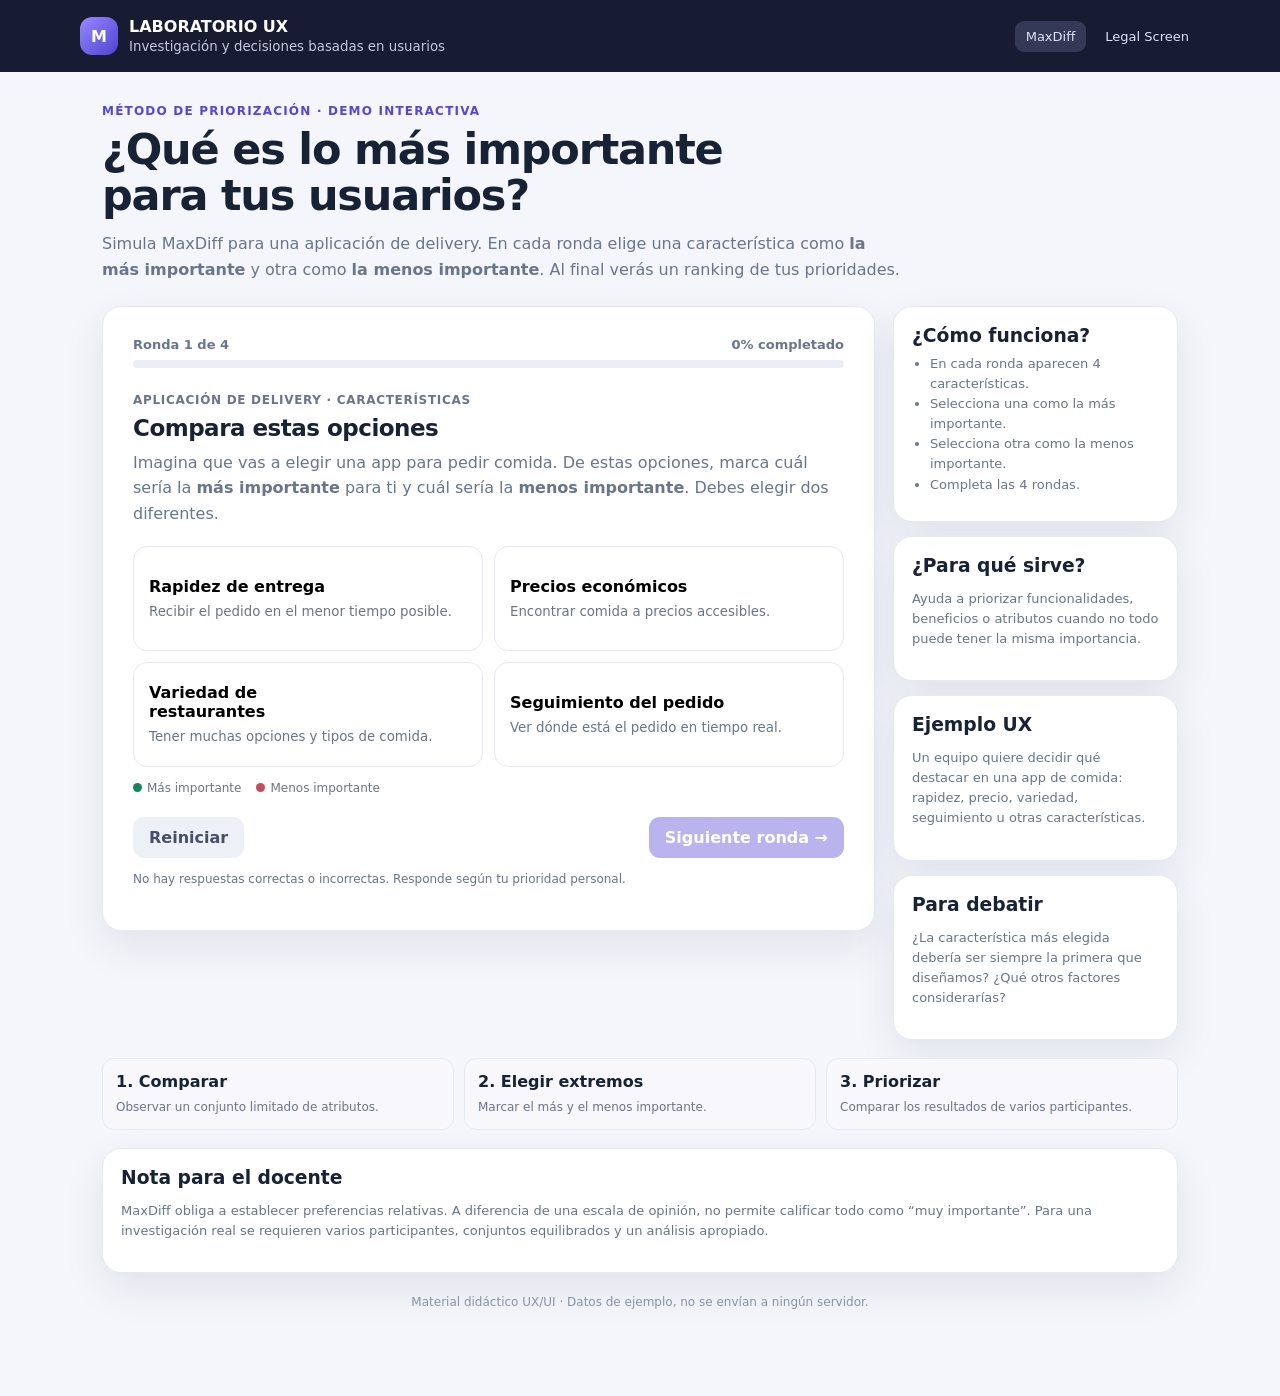
<file: index.html>
<!doctype html><html lang="es"><head><meta charset="utf-8"><meta name="viewport" content="width=device-width,initial-scale=1"><title>MaxDiff | Laboratorio UX</title><link rel="stylesheet" href="css/styles.css"></head><body>
<header class="top"><div class="brand"><div class="logo">M</div><div>LABORATORIO UX<br><small>Investigación y decisiones basadas en usuarios</small></div></div><nav class="nav"><a class="active" href="index.html">MaxDiff</a><a href="legal-screen.html">Legal Screen</a></nav></header>
<main class="wrap"><section class="hero"><div class="eyebrow">Método de priorización · Demo interactiva</div><h1>¿Qué es lo más importante<br>para tus usuarios?</h1><p class="lead">Simula MaxDiff para una aplicación de delivery. En cada ronda elige una característica como <b>la más importante</b> y otra como <b>la menos importante</b>. Al final verás un ranking de tus prioridades.</p></section>
<div class="layout"><section class="panel">
<div id="exercise"><div class="progress-head"><span id="round">Ronda 1 de 4</span><span id="percent">0% completado</span></div><div class="track"><div class="bar" id="bar"></div></div><div class="kicker">APLICACIÓN DE DELIVERY · CARACTERÍSTICAS</div><h2>Compara estas opciones</h2><p class="instruction">Imagina que vas a elegir una app para pedir comida. De estas opciones, marca cuál sería la <b>más importante</b> para ti y cuál sería la <b>menos importante</b>. Debes elegir dos diferentes.</p><div class="options" id="cards"></div><div class="legend"><span><i class="dot" style="background:#16845b"></i>Más importante</span><span><i class="dot" style="background:#c44c58"></i>Menos importante</span></div><div class="actions"><button class="btn secondary" id="reset">Reiniciar</button><button class="btn primary" id="next" disabled>Siguiente ronda →</button></div><p class="note">No hay respuestas correctas o incorrectas. Responde según tu prioridad personal.</p></div>
<div id="results" class="hidden"><div class="eyebrow">Resultado del participante</div><h2>Tu mapa de prioridades</h2><p class="instruction">Puntaje didáctico: veces elegido “más importante” menos veces elegido “menos importante”. Un valor mayor indica mayor prioridad relativa en este ejercicio.</p><div class="ranklist" id="ranking"></div><div class="callout" id="insight"></div><h3>¿Cómo se interpreta?</h3><p class="instruction">MaxDiff significa Maximum Difference Scaling (escalamiento de diferencia máxima). Presenta conjuntos de elementos y pide elegir el más y el menos importante. Al repetirlo con varias personas, se identifican prioridades relativas. Este ejemplo usa un conteo sencillo para enseñar la mecánica; no es un modelo estadístico avanzado.</p><div class="actions"><button class="btn secondary" id="again">Volver a empezar</button><button class="btn primary" id="csv">Descargar resultados CSV ↓</button></div></div>
</section><aside class="side"><div class="sidecard"><h3>¿Cómo funciona?</h3><ul><li>En cada ronda aparecen 4 características.</li><li>Selecciona una como la más importante.</li><li>Selecciona otra como la menos importante.</li><li>Completa las 4 rondas.</li></ul></div><div class="sidecard"><h3>¿Para qué sirve?</h3><p>Ayuda a priorizar funcionalidades, beneficios o atributos cuando no todo puede tener la misma importancia.</p></div><div class="sidecard"><h3>Ejemplo UX</h3><p>Un equipo quiere decidir qué destacar en una app de comida: rapidez, precio, variedad, seguimiento u otras características.</p></div><div class="sidecard"><h3>Para debatir</h3><p>¿La característica más elegida debería ser siempre la primera que diseñamos? ¿Qué otros factores considerarías?</p></div></aside></div>
<div class="stepgrid"><div class="step"><b>1. Comparar</b><span>Observar un conjunto limitado de atributos.</span></div><div class="step"><b>2. Elegir extremos</b><span>Marcar el más y el menos importante.</span></div><div class="step"><b>3. Priorizar</b><span>Comparar los resultados de varios participantes.</span></div></div><div class="sidecard"><h3>Nota para el docente</h3><p>MaxDiff obliga a establecer preferencias relativas. A diferencia de una escala de opinión, no permite calificar todo como “muy importante”. Para una investigación real se requieren varios participantes, conjuntos equilibrados y un análisis apropiado.</p></div><div class="footer">Material didáctico UX/UI · Datos de ejemplo, no se envían a ningún servidor.</div></main><script src="js/maxdiff.js"></script></body></html>
</file>
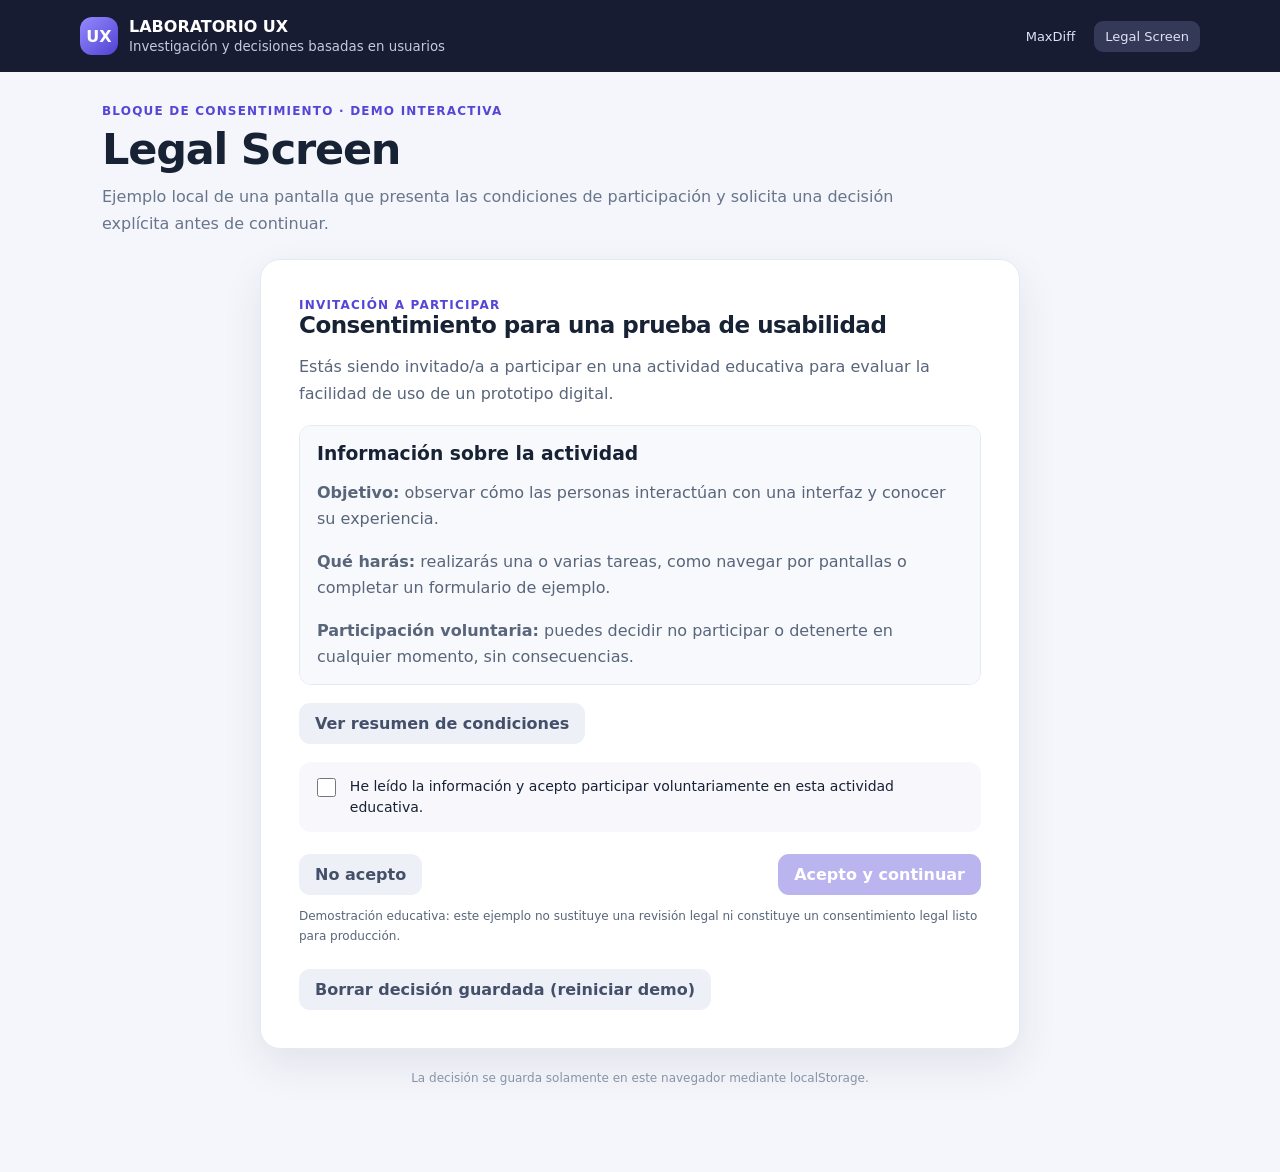
<file: legal-screen.html>
<!doctype html><html lang="es"><head><meta charset="utf-8"><meta name="viewport" content="width=device-width,initial-scale=1"><title>Legal Screen | Laboratorio UX</title><link rel="stylesheet" href="css/styles.css"></head><body>
<header class="top"><div class="brand"><div class="logo">UX</div><div>LABORATORIO UX<br><small>Investigación y decisiones basadas en usuarios</small></div></div><nav class="nav"><a href="index.html">MaxDiff</a><a class="active" href="legal-screen.html">Legal Screen</a></nav></header>
<main class="wrap"><section class="hero"><div class="eyebrow">Bloque de consentimiento · Demo interactiva</div><h1>Legal Screen</h1><p class="lead">Ejemplo local de una pantalla que presenta las condiciones de participación y solicita una decisión explícita antes de continuar.</p></section>
<section class="legalbox"><div class="eyebrow">INVITACIÓN A PARTICIPAR</div><h2>Consentimiento para una prueba de usabilidad</h2><p>Estás siendo invitado/a a participar en una actividad educativa para evaluar la facilidad de uso de un prototipo digital.</p>
<div class="legaltext"><h3>Información sobre la actividad</h3><p><b>Objetivo:</b> observar cómo las personas interactúan con una interfaz y conocer su experiencia.</p><p><b>Qué harás:</b> realizarás una o varias tareas, como navegar por pantallas o completar un formulario de ejemplo.</p><p><b>Participación voluntaria:</b> puedes decidir no participar o detenerte en cualquier momento, sin consecuencias.</p><p><b>Datos:</b> esta demostración registra únicamente tu decisión (aceptar o rechazar) y la fecha/hora en el almacenamiento local de este navegador. No envía información a un servidor.</p><p><b>Grabaciones:</b> esta demo no graba audio, video ni pantalla. En una investigación real, cualquier grabación debe explicarse y solicitar autorización específica.</p><p><b>Uso educativo:</b> los resultados se utilizan para aprender sobre investigación UX y mejorar el prototipo evaluado.</p></div>
<button class="btn secondary" id="showDetails">Ver resumen de condiciones</button>
<div class="checkrow"><input type="checkbox" id="consent"><label for="consent">He leído la información y acepto participar voluntariamente en esta actividad educativa.</label></div>
<div class="actions"><button class="btn secondary" id="decline">No acepto</button><button class="btn primary" id="accept" disabled>Acepto y continuar</button></div>
<div id="status" class="status" role="status" aria-live="polite"></div>
<p class="smallprint">Demostración educativa: este ejemplo no sustituye una revisión legal ni constituye un consentimiento legal listo para producción.</p>
<div class="actions"><button class="btn secondary" id="clear">Borrar decisión guardada (reiniciar demo)</button></div></section>
<div class="footer">La decisión se guarda solamente en este navegador mediante localStorage.</div></main>
<div class="modalback" id="details"><div class="modal"><h2>Resumen de condiciones</h2><p>Participación voluntaria · Puedes retirarte · No se realizan grabaciones en esta demo · La decisión se almacena localmente en este navegador.</p><div class="actions"><span></span><button class="btn primary" id="closeDetails">Entendido</button></div></div></div>
<script src="js/legal.js"></script></body></html>
</file>
<file: css/styles.css>
:root{--bg:#f4f6fb;--card:#fff;--ink:#182235;--muted:#68758b;--brand:#5546d7;--brand2:#7669f2;--line:#e5e9f2;--green:#16845b;--red:#c44c58;--shadow:0 16px 42px rgba(30,42,75,.09)}
*{box-sizing:border-box}body{margin:0;background:var(--bg);color:var(--ink);font-family:Inter,system-ui,-apple-system,"Segoe UI",sans-serif}button,input{font:inherit}button{cursor:pointer}.top{background:#171c32;color:#fff;padding:17px max(22px,calc((100% - 1120px)/2));display:flex;align-items:center;justify-content:space-between;gap:15px}.brand{display:flex;gap:11px;align-items:center;font-weight:850}.logo{width:38px;height:38px;border-radius:12px;background:linear-gradient(135deg,#948aff,#5142d2);display:grid;place-items:center;font-weight:900}.top small{color:#c5c9dc;font-weight:500}.nav{display:flex;gap:8px;flex-wrap:wrap}.nav a{color:#dfe2f5;text-decoration:none;font-size:13px;padding:8px 11px;border-radius:9px}.nav a.active,.nav a:hover{background:#343958}.wrap{max-width:1120px;margin:32px auto;padding:0 22px 55px}.hero{margin-bottom:22px}.eyebrow{color:var(--brand);font-size:12px;font-weight:850;letter-spacing:1.2px;text-transform:uppercase}h1{font-size:clamp(30px,4vw,43px);line-height:1.08;letter-spacing:-1.2px;margin:8px 0 12px}h2{font-size:23px;letter-spacing:-.5px;margin:0 0 9px}h3{margin:0 0 8px}.lead{max-width:800px;color:var(--muted);line-height:1.65;margin:0}.layout{display:grid;grid-template-columns:minmax(0,1fr) 285px;gap:18px;align-items:start}.panel,.sidecard{background:var(--card);border:1px solid var(--line);border-radius:19px;box-shadow:var(--shadow)}.panel{padding:clamp(19px,3vw,30px)}.side{display:grid;gap:14px}.sidecard{padding:18px}.sidecard p,.sidecard li{font-size:13px;line-height:1.55;color:var(--muted)}.sidecard ul{padding-left:18px;margin:8px 0}.progress-head{display:flex;justify-content:space-between;color:var(--muted);font-size:13px;font-weight:750;margin-bottom:8px}.track{height:8px;background:#eceef5;border-radius:20px;overflow:hidden;margin-bottom:25px}.bar{height:100%;background:linear-gradient(90deg,var(--brand),#a19aff);transition:width .25s}.kicker{font-size:12px;color:var(--muted);font-weight:850;letter-spacing:.7px;margin-bottom:8px}.instruction{color:var(--muted);line-height:1.6;margin:0 0 20px}.options{display:grid;grid-template-columns:1fr 1fr;gap:11px}.option{background:#fff;border:1.5px solid var(--line);border-radius:14px;padding:15px;text-align:left;min-height:105px;position:relative;transition:.15s}.option:hover{border-color:#aaa2ff;transform:translateY(-1px)}.option.best{background:#effaf5;border-color:var(--green);box-shadow:0 0 0 2px #d8f3e7}.option.worst{background:#fff3f3;border-color:var(--red);box-shadow:0 0 0 2px #f9dfe1}.option strong{display:block;margin:0 90px 7px 0}.option small{color:var(--muted);line-height:1.4;display:block}.tag{position:absolute;right:10px;top:10px;font-size:10px;font-weight:900}.best .tag{color:var(--green)}.worst .tag{color:var(--red)}.legend{display:flex;gap:15px;flex-wrap:wrap;color:var(--muted);font-size:12px;margin-top:14px}.dot{width:9px;height:9px;border-radius:50%;display:inline-block;margin-right:5px}.actions{display:flex;justify-content:space-between;gap:10px;margin-top:22px}.btn{border:0;border-radius:11px;padding:11px 16px;font-weight:800}.primary{background:var(--brand);color:white}.secondary{background:#eef0f7;color:#44506a}.btn:disabled{opacity:.4;cursor:not-allowed}.note{font-size:12px;color:var(--muted);line-height:1.5;margin-top:12px}.hidden{display:none!important}.callout{background:#f0efff;border:1px solid #e1deff;color:#3d367f;border-radius:13px;padding:14px;line-height:1.55;margin:15px 0}.ranklist{display:grid;gap:11px;margin:20px 0}.rankrow{display:grid;grid-template-columns:25px minmax(130px,1fr) minmax(90px,1.3fr) 45px;gap:9px;align-items:center}.rankname{font-size:13px;font-weight:750}.rankname small{display:block;color:var(--muted);font-weight:500}.ranktrack{height:11px;background:#edf0f6;border-radius:20px;overflow:hidden}.rankfill{height:100%;background:linear-gradient(90deg,#958aff,#5546d7);border-radius:20px}.score{text-align:right;font-weight:850}.stepgrid{display:grid;grid-template-columns:repeat(3,1fr);gap:10px;margin:18px 0}.step{padding:13px;background:#f7f7fc;border:1px solid var(--line);border-radius:12px}.step b{display:block;margin-bottom:5px}.step span{font-size:12px;color:var(--muted);line-height:1.4}.footer{text-align:center;color:#8992a5;font-size:12px;margin-top:22px}.legalbox{max-width:760px;margin:0 auto;background:white;border:1px solid var(--line);border-radius:20px;box-shadow:var(--shadow);padding:clamp(22px,4vw,38px)}.legalbox p,.legalbox li{color:#58657a;line-height:1.65}.legaltext{max-height:260px;overflow:auto;background:#f8f9fc;border:1px solid var(--line);padding:17px;border-radius:12px;margin:18px 0}.checkrow{display:flex;gap:11px;align-items:flex-start;margin:18px 0;padding:14px;background:#f7f7fc;border-radius:12px}.checkrow input{width:19px;height:19px;accent-color:var(--brand);margin-top:2px}.checkrow label{line-height:1.5;font-size:14px}.status{padding:14px;border-radius:12px;margin-top:16px;display:none;line-height:1.5}.status.ok{display:block;background:#effaf5;color:#126744;border:1px solid #cceedd}.status.no{display:block;background:#fff3f3;color:#a23843;border:1px solid #f4d3d6}.smallprint{font-size:12px;color:#8791a5;line-height:1.5}.modalback{position:fixed;inset:0;background:#11182d99;display:none;place-items:center;padding:20px}.modalback.open{display:grid}.modal{background:#fff;max-width:520px;width:100%;padding:24px;border-radius:17px;box-shadow:var(--shadow)}@media(max-width:820px){.layout{grid-template-columns:1fr}.side{grid-template-columns:1fr 1fr}}@media(max-width:560px){.options{grid-template-columns:1fr}.side{grid-template-columns:1fr}.stepgrid{grid-template-columns:1fr}.rankrow{grid-template-columns:22px 1fr 1fr 38px}.top{align-items:flex-start;flex-direction:column}}
</file>
